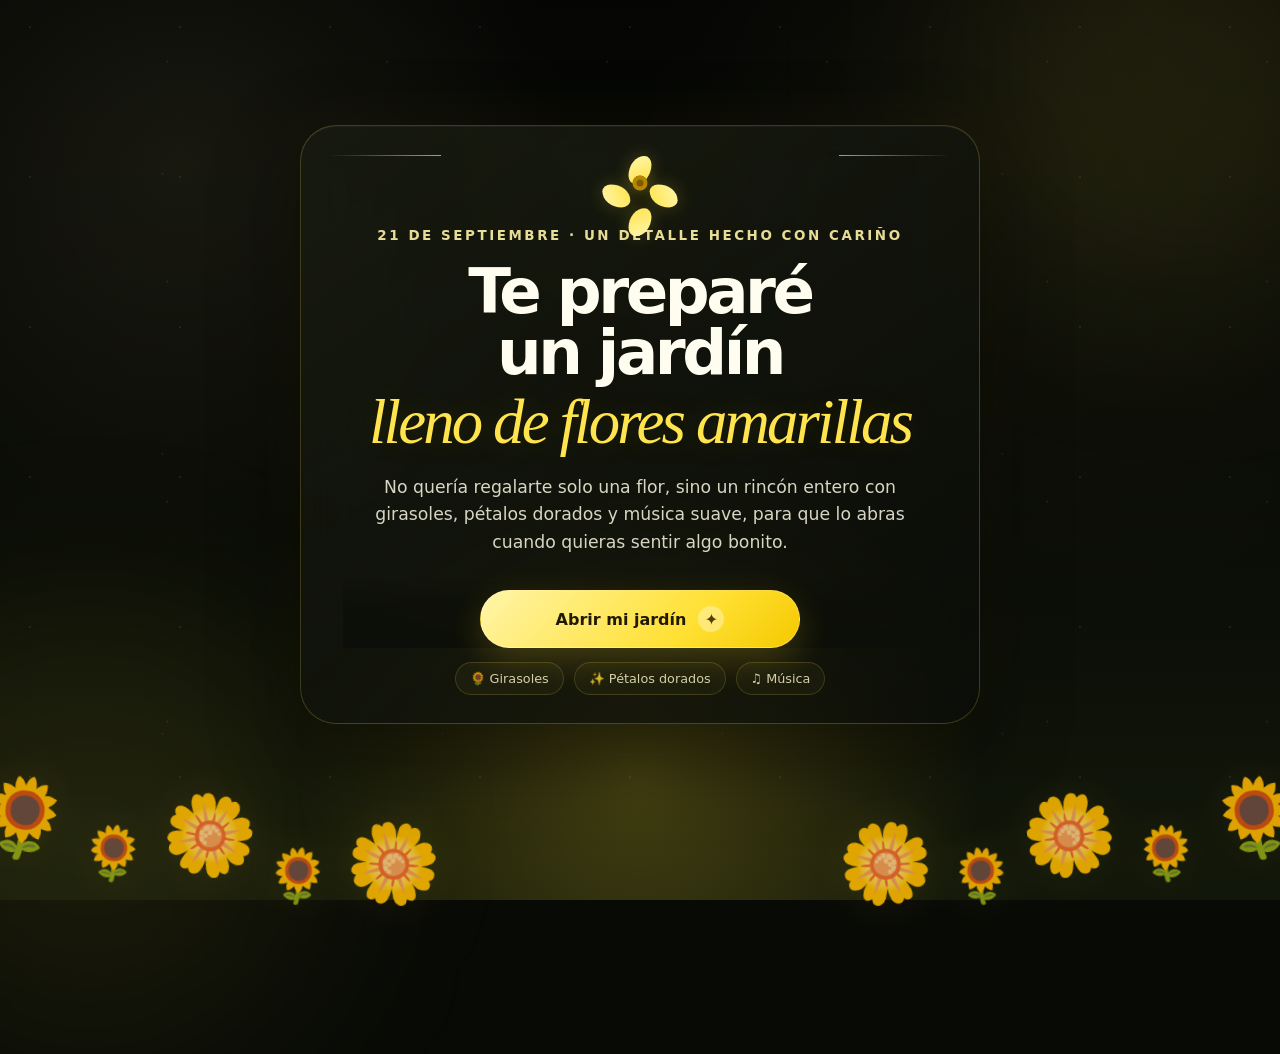
<file: index.html>
<!DOCTYPE html>
<html lang="es">
<head>
    <meta charset="UTF-8">
    <meta http-equiv="X-UA-Compatible" content="IE=edge">
    <meta name="viewport" content="width=device-width, initial-scale=1.0, viewport-fit=cover">
    <meta name="theme-color" content="#070905">
    <meta name="description" content="Un pequeño jardín de flores amarillas hecho con cariño.">
    <link rel="stylesheet" href="css/style.css">
    <link rel="icon" href="img/flowers.png" type="image/x-icon">
    <title>Flores amarillas para ti 💛</title>
</head>
<body>
    <main class="welcome" aria-labelledby="welcome-title">
        <div class="ambient-glow ambient-glow--one" aria-hidden="true"></div>
        <div class="ambient-glow ambient-glow--two" aria-hidden="true"></div>

        <div class="petals" aria-hidden="true">
            <span style="--x: 8%; --d: 0s; --s: .7; --r: 16deg"></span>
            <span style="--x: 18%; --d: 2.4s; --s: .5; --r: -18deg"></span>
            <span style="--x: 31%; --d: 4.8s; --s: .85; --r: 9deg"></span>
            <span style="--x: 46%; --d: 1.2s; --s: .55; --r: -24deg"></span>
            <span style="--x: 61%; --d: 3.2s; --s: .72; --r: 21deg"></span>
            <span style="--x: 74%; --d: 5.1s; --s: .6; --r: -12deg"></span>
            <span style="--x: 88%; --d: 1.8s; --s: .8; --r: 27deg"></span>
            <span style="--x: 95%; --d: 4.1s; --s: .48; --r: -8deg"></span>
        </div>

        <section class="welcome-card">
            <div class="flower-mark" aria-hidden="true">
                <span></span><span></span><span></span><span></span>
                <i></i>
            </div>

            <p class="eyebrow">21 de septiembre · un detalle hecho con cariño</p>
            <h1 id="welcome-title">Te preparé un jardín<br><em>lleno de flores amarillas</em></h1>
            <p class="welcome-copy">
                No quería regalarte solo una flor, sino un rincón entero con girasoles, pétalos dorados y música suave,
                para que lo abras cuando quieras sentir algo bonito.
            </p>

            <div class="welcome-actions">
                <button class="open-garden" id="openGarden" type="button">
                    <span>Abrir mi jardín</span>
                    <span class="open-garden__icon" aria-hidden="true">✦</span>
                </button>

            </div>

            <div class="welcome-badges" aria-hidden="true">
                <span>🌻 Girasoles</span>
                <span>✨ Pétalos dorados</span>
                <span>♫ Música</span>
            </div>
        </section>

        <div class="ground-flowers ground-flowers--left" aria-hidden="true">
            <span>🌻</span><span>🌻</span><span>🌼</span><span>🌻</span><span>🌼</span>
        </div>
        <div class="ground-flowers ground-flowers--right" aria-hidden="true">
            <span>🌻</span><span>🌻</span><span>🌼</span><span>🌻</span><span>🌼</span>
        </div>
    </main>

    <script>
        const openGarden = document.getElementById('openGarden');

        openGarden.addEventListener('click', () => {
            sessionStorage.setItem('yellowFlowersMusicRequested', 'true');
            document.body.classList.add('is-leaving');

            window.setTimeout(() => {
                window.location.href = 'FLORES.html';
            }, 420);
        });
    </script>
</body>
</html>
</file>
<file: css/style.css>
:root {
    --yellow: #ffe44d;
    --yellow-soft: #fff3a6;
    --yellow-deep: #e5b900;
    --ink: #080a06;
    --card: rgba(18, 21, 13, 0.76);
    --text: #fffdf0;
    --muted: #d8d6c3;
}

* {
    box-sizing: border-box;
    margin: 0;
    padding: 0;
}

html,
body {
    width: 100%;
    min-height: 100%;
}

body {
    min-height: 100svh;
    overflow: hidden;
    font-family: "Segoe UI", Inter, system-ui, -apple-system, BlinkMacSystemFont, sans-serif;
    color: var(--text);
    background: var(--ink);
}

button,
a {
    font: inherit;
}

.welcome {
    position: relative;
    min-height: 100svh;
    display: grid;
    place-items: center;
    isolation: isolate;
    overflow: hidden;
    padding: clamp(24px, 4vw, 56px);
    background:
        radial-gradient(circle at 50% 85%, rgba(255, 220, 44, 0.16), transparent 31%),
        radial-gradient(circle at 50% 0%, rgba(255, 242, 154, 0.08), transparent 35%),
        linear-gradient(180deg, #050604 0%, #090b06 56%, #111408 100%);
}

.welcome::before {
    content: "";
    position: absolute;
    inset: 0;
    z-index: -5;
    opacity: .26;
    background-image:
        radial-gradient(circle at 20% 18%, rgba(255, 237, 112, .32) 0 1px, transparent 1.5px),
        radial-gradient(circle at 76% 28%, rgba(255, 237, 112, .24) 0 1px, transparent 1.5px),
        radial-gradient(circle at 58% 62%, rgba(255, 237, 112, .2) 0 1px, transparent 1.5px);
    background-size: 150px 150px, 220px 220px, 280px 280px;
}

.ambient-glow {
    position: absolute;
    width: 34vw;
    aspect-ratio: 1;
    border-radius: 50%;
    filter: blur(110px);
    background: rgba(255, 224, 70, .08);
    z-index: -4;
}

.ambient-glow--one {
    left: -10vw;
    bottom: -12vw;
}

.ambient-glow--two {
    right: -10vw;
    top: -12vw;
}

.welcome-card {
    width: min(720px, 100%);
    position: relative;
    z-index: 5;
    padding: clamp(34px, 6vw, 72px) clamp(24px, 6vw, 70px);
    text-align: center;
    border: 1px solid rgba(255, 232, 90, .2);
    border-radius: 36px;
    background: linear-gradient(145deg, rgba(20, 22, 14, .88), rgba(10, 12, 8, .68));
    box-shadow:
        0 30px 80px rgba(0, 0, 0, .5),
        inset 0 1px 0 rgba(255, 255, 255, .04),
        0 0 70px rgba(255, 218, 44, .05);
    backdrop-filter: blur(18px);
    animation: card-in 1s cubic-bezier(.2, .8, .2, 1) both;
}

.welcome-card::before,
.welcome-card::after {
    content: "";
    position: absolute;
    width: 90px;
    height: 1px;
    top: 29px;
    background: linear-gradient(90deg, transparent, rgba(255, 226, 77, .7));
}

.welcome-card::before {
    left: 28px;
}

.welcome-card::after {
    right: 28px;
    transform: scaleX(-1);
}

.flower-mark {
    position: relative;
    width: 46px;
    height: 46px;
    margin: 0 auto 22px;
    animation: flower-float 4s ease-in-out infinite;
}

.flower-mark span {
    position: absolute;
    width: 23px;
    height: 28px;
    left: 50%;
    top: 50%;
    transform-origin: 50% 100%;
    border-radius: 70% 30% 70% 30%;
    background: linear-gradient(160deg, #fff6a9, var(--yellow));
    box-shadow: 0 0 18px rgba(255, 225, 60, .22);
}

.flower-mark span:nth-child(1) { transform: translate(-50%, -96%) rotate(0deg); }
.flower-mark span:nth-child(2) { transform: translate(-8%, -54%) rotate(90deg); }
.flower-mark span:nth-child(3) { transform: translate(-50%, -10%) rotate(180deg); }
.flower-mark span:nth-child(4) { transform: translate(-92%, -54%) rotate(270deg); }

.flower-mark i {
    position: absolute;
    width: 15px;
    height: 15px;
    left: 50%;
    top: 50%;
    transform: translate(-50%, -50%);
    border-radius: 50%;
    background: #7d5b00;
    box-shadow: inset 0 0 0 4px #b78700, 0 0 15px rgba(255, 223, 58, .35);
}

.eyebrow {
    margin-bottom: 18px;
    font-size: clamp(.7rem, 1.2vw, .84rem);
    font-weight: 700;
    letter-spacing: .19em;
    text-transform: uppercase;
    color: var(--yellow-soft);
    opacity: .9;
}

h1 {
    font-size: clamp(2.55rem, 6.2vw, 5.35rem);
    line-height: .98;
    letter-spacing: -.055em;
    font-weight: 700;
    text-wrap: balance;
}

h1 em {
    display: inline-block;
    margin-top: .13em;
    color: var(--yellow);
    font-family: Georgia, "Times New Roman", serif;
    font-weight: 500;
    font-style: italic;
    letter-spacing: -.045em;
    text-shadow: 0 0 35px rgba(255, 227, 61, .15);
}

.welcome-copy {
    max-width: 590px;
    margin: 26px auto 0;
    color: var(--muted);
    font-size: clamp(.98rem, 1.8vw, 1.14rem);
    line-height: 1.75;
}

.open-garden {
    display: inline-flex;
    align-items: center;
    justify-content: center;
    gap: 12px;
    min-width: 210px;
    margin-top: 34px;
    padding: 15px 22px;
    border: 1px solid rgba(255, 255, 255, .22);
    border-radius: 999px;
    color: #211a00;
    font-weight: 800;
    cursor: pointer;
    background: linear-gradient(135deg, #fff5a9, #ffe033 65%, #f5c900);
    box-shadow: 0 12px 35px rgba(255, 218, 35, .2);
    transition: transform .25s ease, box-shadow .25s ease, filter .25s ease;
}

.open-garden:hover {
    transform: translateY(-3px);
    filter: saturate(1.1);
    box-shadow: 0 17px 45px rgba(255, 218, 35, .3);
}

.open-garden:active {
    transform: translateY(0) scale(.98);
}

.open-garden__icon {
    display: grid;
    place-items: center;
    width: 26px;
    height: 26px;
    border-radius: 50%;
    color: #503f00;
    background: rgba(255, 255, 255, .35);
    transition: transform .3s ease;
}

.open-garden:hover .open-garden__icon {
    transform: rotate(90deg);
}

.sound-note {
    display: flex;
    align-items: center;
    justify-content: center;
    gap: 8px;
    margin-top: 16px;
    color: rgba(255, 253, 232, .54);
    font-size: .78rem;
}

.ground-flowers {
    position: absolute;
    z-index: 1;
    bottom: -18px;
    display: flex;
    align-items: flex-end;
    gap: clamp(6px, 1vw, 16px);
    font-size: clamp(2.7rem, 6vw, 6rem);
    filter: saturate(1.05) drop-shadow(0 0 20px rgba(255, 219, 51, .09));
    opacity: .82;
    pointer-events: none;
}

.ground-flowers--left {
    left: -2vw;
    transform: rotate(7deg);
}

.ground-flowers--right {
    right: -2vw;
    transform: rotate(-7deg) scaleX(-1);
}

.ground-flowers span:nth-child(2n) {
    font-size: .68em;
    transform: translateY(12px);
}

.petals {
    position: absolute;
    inset: 0;
    z-index: 0;
    overflow: hidden;
    pointer-events: none;
}

.petals span {
    position: absolute;
    left: var(--x);
    top: -10vh;
    width: calc(12px * var(--s));
    height: calc(22px * var(--s));
    border-radius: 80% 20% 70% 30%;
    background: linear-gradient(170deg, #fff7aa, #f6cf22);
    opacity: .62;
    animation: petal-fall 10s linear var(--d) infinite;
}

body.is-leaving .welcome-card {
    animation: leave .45s ease both;
}

@keyframes card-in {
    from { opacity: 0; transform: translateY(18px) scale(.985); }
    to { opacity: 1; transform: translateY(0) scale(1); }
}

@keyframes flower-float {
    0%, 100% { transform: translateY(0) rotate(-2deg); }
    50% { transform: translateY(-6px) rotate(2deg); }
}

@keyframes petal-fall {
    0% { transform: translate3d(0, -8vh, 0) rotate(var(--r)); opacity: 0; }
    12% { opacity: .62; }
    55% { transform: translate3d(34px, 52vh, 0) rotate(calc(var(--r) + 180deg)); }
    100% { transform: translate3d(-28px, 115vh, 0) rotate(calc(var(--r) + 380deg)); opacity: 0; }
}

@keyframes leave {
    to { opacity: 0; transform: scale(.975); filter: blur(4px); }
}

@media (max-width: 720px) {
    .welcome {
        padding: 18px;
        align-items: center;
    }

    .welcome-card {
        border-radius: 28px;
        padding: 34px 22px 30px;
    }

    .welcome-card::before,
    .welcome-card::after {
        width: 52px;
        top: 22px;
    }

    .welcome-card::before { left: 20px; }
    .welcome-card::after { right: 20px; }

    h1 {
        font-size: clamp(2.45rem, 13vw, 4rem);
    }

    .welcome-copy {
        margin-top: 20px;
        line-height: 1.65;
    }

    .open-garden {
        width: 100%;
        margin-top: 28px;
        padding-block: 14px;
    }

    .sound-note {
        max-width: 260px;
        margin-inline: auto;
        line-height: 1.45;
    }

    .ground-flowers {
        opacity: .45;
        font-size: clamp(2.3rem, 13vw, 4.2rem);
    }

    .ground-flowers span:nth-child(n+4) {
        display: none;
    }
}

@media (max-height: 650px) and (orientation: landscape) {
    .welcome {
        padding: 16px;
    }

    .welcome-card {
        width: min(760px, 82vw);
        padding: 24px 42px;
        border-radius: 26px;
    }

    .flower-mark {
        width: 36px;
        height: 36px;
        margin-bottom: 13px;
        transform: scale(.82);
    }

    .eyebrow { margin-bottom: 9px; }
    h1 { font-size: clamp(2rem, 6vw, 3.5rem); }
    .welcome-copy { margin-top: 12px; font-size: .9rem; line-height: 1.5; }
    .open-garden { margin-top: 16px; padding: 11px 20px; }
    .sound-note { margin-top: 9px; }
}

@media (prefers-reduced-motion: reduce) {
    *, *::before, *::after {
        animation-duration: .01ms !important;
        animation-iteration-count: 1 !important;
        scroll-behavior: auto !important;
    }
}


/* --- Pinterest-inspired landing refinements --- */
.welcome {
    background:
        radial-gradient(circle at 50% 86%, rgba(255, 220, 44, 0.22), transparent 34%),
        radial-gradient(circle at 14% 18%, rgba(255, 242, 154, 0.07), transparent 30%),
        radial-gradient(circle at 84% 18%, rgba(255, 238, 126, 0.05), transparent 34%),
        linear-gradient(180deg, #050604 0%, #090b06 52%, #12170a 100%);
}

.welcome-card {
    width: min(760px, 100%);
    background:
        linear-gradient(145deg, rgba(24, 27, 16, .9), rgba(10, 12, 8, .74)),
        radial-gradient(circle at top center, rgba(255, 238, 145, .08), transparent 34%);
}

.welcome-card::before,
.welcome-card::after {
    width: 112px;
}

.welcome-copy {
    max-width: 610px;
}

.welcome-badges {
    display: flex;
    flex-wrap: wrap;
    align-items: center;
    justify-content: center;
    gap: 10px;
    margin-top: 18px;
}

.welcome-badges span {
    padding: 8px 14px;
    border: 1px solid rgba(255, 229, 97, .16);
    border-radius: 999px;
    color: rgba(255, 247, 209, .82);
    font-size: .8rem;
    background: rgba(255, 225, 87, .05);
    backdrop-filter: blur(8px);
}

.ground-flowers {
    gap: clamp(6px, 1vw, 18px);
    font-size: clamp(2.8rem, 6vw, 6.3rem);
    opacity: .86;
}

.ground-flowers span:nth-child(2n) {
    transform: translateY(10px) rotate(-6deg);
}

.ground-flowers span:nth-child(3n) {
    transform: translateY(-6px) rotate(6deg);
}

@media (max-width: 720px) {
    .welcome-badges {
        margin-top: 14px;
        gap: 8px;
    }

    .welcome-badges span {
        font-size: .74rem;
        padding: 7px 11px;
    }
}


/* --- Cross-browser and large-screen fixes --- */
html, body {
    min-height: 100vh;
}

body {
    min-height: 100vh;
    min-height: 100svh;
    overflow-x: hidden;
    overflow-y: auto;
    -webkit-overflow-scrolling: touch;
}

.welcome {
    min-height: 100vh;
    min-height: 100svh;
    overflow: visible;
    align-content: center;
    padding: clamp(22px, 4vw, 54px) clamp(18px, 3vw, 32px) clamp(80px, 10vh, 118px);
}

.welcome-card {
    width: min(700px, 100%);
    max-width: 100%;
    max-height: calc(100vh - 44px);
    max-height: calc(100svh - 44px);
    overflow: auto;
    -webkit-backdrop-filter: blur(18px);
    backdrop-filter: blur(18px);
}

.welcome-card::-webkit-scrollbar {
    width: 6px;
}

.welcome-card::-webkit-scrollbar-thumb {
    background: rgba(255, 225, 85, .18);
    border-radius: 999px;
}

h1,
.welcome-copy,
.sound-note {
    text-wrap: pretty;
}

h1 {
    font-size: clamp(2.25rem, 4.9vw, 4.4rem);
}

.welcome-copy {
    margin-top: 20px;
    font-size: clamp(.95rem, 1.45vw, 1.08rem);
    line-height: 1.6;
}

.welcome-actions {
    position: sticky;
    bottom: 0;
    z-index: 6;
    margin-top: 24px;
    padding-top: 10px;
    background: linear-gradient(180deg, rgba(13, 15, 9, 0), rgba(13, 15, 9, .72) 36%, rgba(13, 15, 9, .9) 100%);
}

.open-garden {
    margin-top: 0;
    width: min(100%, 320px);
}

.sound-note {
    margin-top: 12px;
}

.welcome-badges {
    margin-top: 14px;
}

.ground-flowers {
    bottom: 14px;
    z-index: 0;
}

@supports not ((backdrop-filter: blur(1px)) or (-webkit-backdrop-filter: blur(1px))) {
    .welcome-card,
    .welcome-badges span {
        background: rgba(16, 18, 11, .94);
    }
}

@media (min-width: 1200px) {
    .welcome {
        padding-top: 38px;
        padding-bottom: 88px;
    }

    .welcome-card {
        width: min(680px, 92vw);
        padding: 34px 42px 28px;
    }

    .welcome-copy {
        max-width: 570px;
    }
}

@media (max-width: 900px) {
    .welcome-card {
        max-height: none;
        overflow: visible;
    }

    .welcome-actions {
        position: relative;
        background: none;
        padding-top: 0;
    }
}

@media (max-width: 600px) {
    h1 {
        font-size: clamp(2rem, 11vw, 3.4rem);
    }

    .welcome {
        padding-bottom: 60px;
    }

    .welcome-card {
        width: min(560px, 100%);
    }
}
</file>
